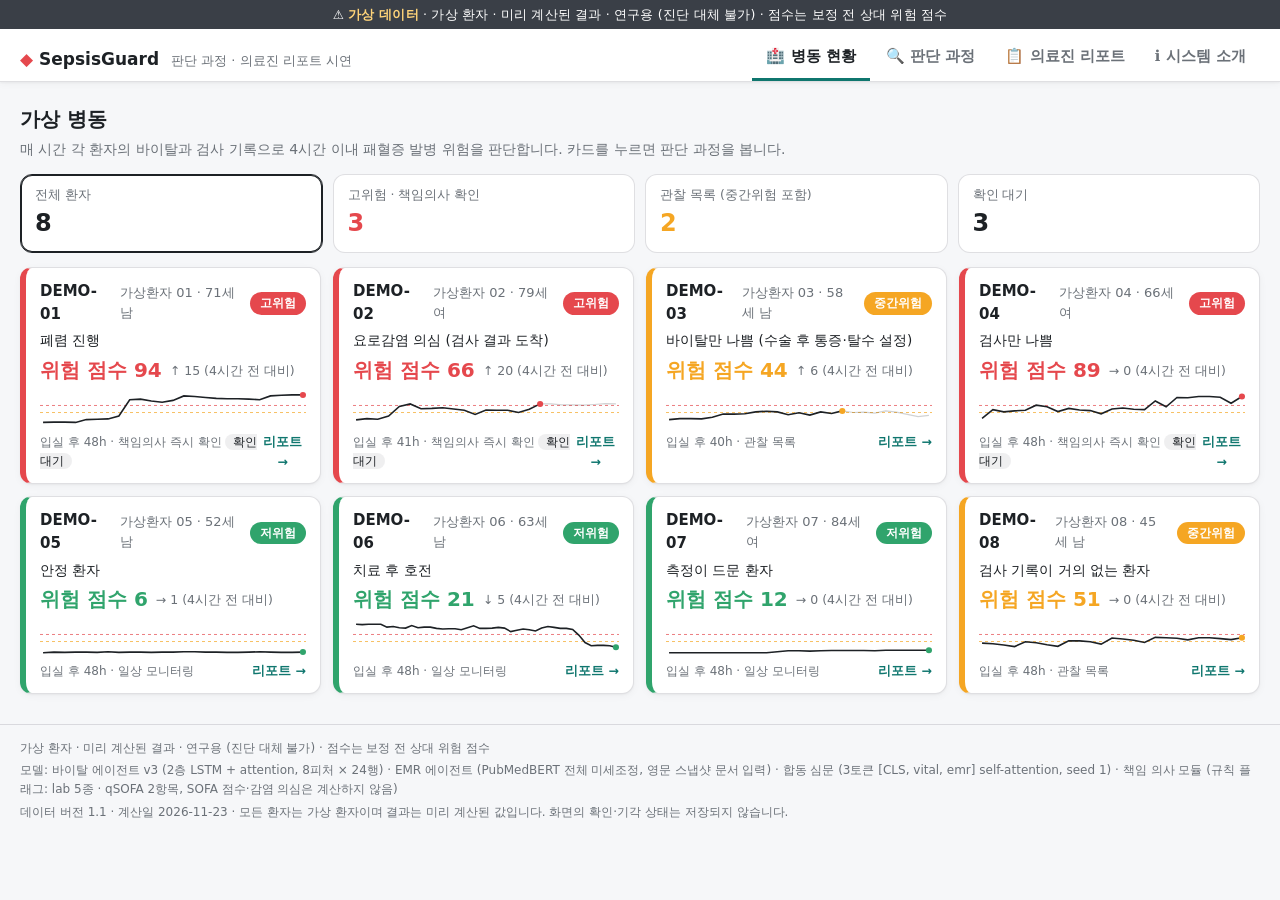
<file: index.html>
<!doctype html>
<html lang="ko">
<head>
<meta charset="utf-8">
<meta name="viewport" content="width=device-width, initial-scale=1">
<title>SepsisGuard 시연 대시보드</title>
<meta name="description" content="SepsisGuard 판단 과정과 의료진 리포트 시연 (가상 환자 · 미리 계산된 결과 · 연구용)">
<link rel="stylesheet" href="assets/css/style.css?v=1">
</head>
<body>
<header class="top" id="top">
  <div class="notice" id="notice" role="note"></div>
  <div class="brand-row">
    <div class="brand"><span class="logo" aria-hidden="true">◆</span> SepsisGuard <span class="sub">판단 과정 · 의료진 리포트 시연</span></div>
    <nav class="tabs" role="tablist" aria-label="화면 선택">
      <button role="tab" data-tab="ward">🏥 병동 현황</button>
      <button role="tab" data-tab="process">🔍 판단 과정</button>
      <button role="tab" data-tab="report">📋 의료진 리포트</button>
      <button role="tab" data-tab="about">ℹ️ 시스템 소개</button>
    </nav>
  </div>
  <div class="ctx" id="ctx">
    <div class="ctx-patients" id="ctxPatients" aria-label="환자 선택"></div>
    <div class="ctx-time">
      <button class="step" id="tPrev" aria-label="한 시간 전">◀</button>
      <input type="range" id="tSlider" aria-label="시점 선택">
      <button class="step" id="tNext" aria-label="한 시간 후">▶</button>
      <div class="t-label" id="tLabel"></div>
    </div>
  </div>
</header>

<main>
  <section id="tab-ward" class="tab" hidden></section>
  <section id="tab-process" class="tab" hidden></section>
  <section id="tab-report" class="tab" hidden></section>
  <section id="tab-about" class="tab" hidden></section>
</main>

<footer class="foot" id="foot"></footer>

<script src="assets/vendor/marked.min.js"></script>
<script src="data/data.js?v=1.6"></script>
<script src="assets/js/app.js?v=4"></script>
</body>
</html>
</file>
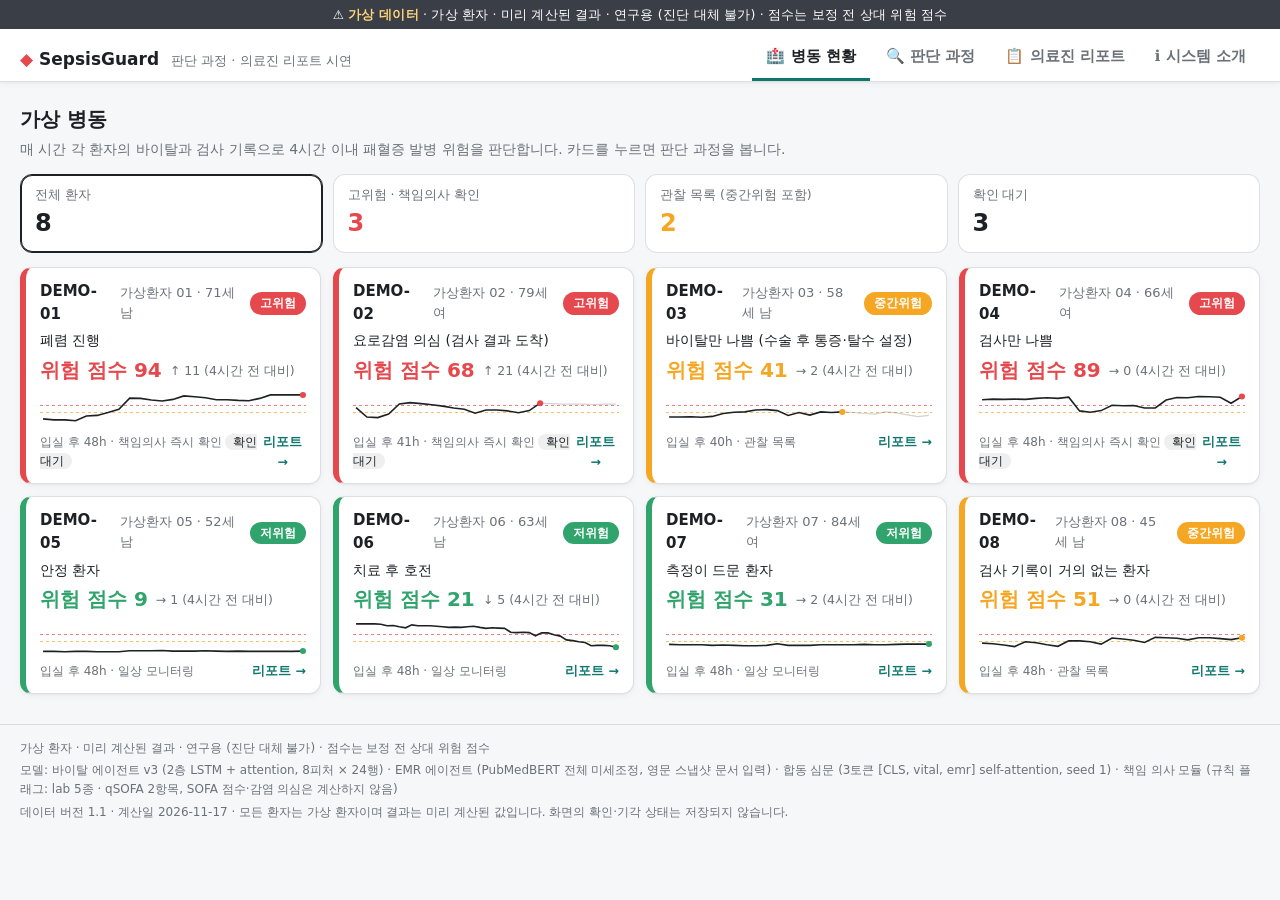
<file: sepsisguard-demo/index.html>
<!doctype html>
<html lang="ko">
<head>
<meta charset="utf-8">
<meta name="viewport" content="width=device-width, initial-scale=1">
<title>SepsisGuard 시연 대시보드</title>
<meta name="description" content="SepsisGuard 판단 과정과 의료진 리포트 시연 (가상 환자 · 미리 계산된 결과 · 연구용)">
<link rel="stylesheet" href="assets/css/style.css?v=1">
</head>
<body>
<header class="top" id="top">
  <div class="notice" id="notice" role="note"></div>
  <div class="brand-row">
    <div class="brand"><span class="logo" aria-hidden="true">◆</span> SepsisGuard <span class="sub">판단 과정 · 의료진 리포트 시연</span></div>
    <nav class="tabs" role="tablist" aria-label="화면 선택">
      <button role="tab" data-tab="ward">🏥 병동 현황</button>
      <button role="tab" data-tab="process">🔍 판단 과정</button>
      <button role="tab" data-tab="report">📋 의료진 리포트</button>
      <button role="tab" data-tab="about">ℹ️ 시스템 소개</button>
    </nav>
  </div>
  <div class="ctx" id="ctx">
    <div class="ctx-patients" id="ctxPatients" aria-label="환자 선택"></div>
    <div class="ctx-time">
      <button class="step" id="tPrev" aria-label="한 시간 전">◀</button>
      <input type="range" id="tSlider" aria-label="시점 선택">
      <button class="step" id="tNext" aria-label="한 시간 후">▶</button>
      <div class="t-label" id="tLabel"></div>
    </div>
  </div>
</header>

<main>
  <section id="tab-ward" class="tab" hidden></section>
  <section id="tab-process" class="tab" hidden></section>
  <section id="tab-report" class="tab" hidden></section>
  <section id="tab-about" class="tab" hidden></section>
</main>

<footer class="foot" id="foot"></footer>

<script src="assets/vendor/marked.min.js"></script>
<script src="data/data.js?v=1.1"></script>
<script src="assets/js/app.js?v=1"></script>
</body>
</html>
</file>
<file: assets/css/style.css>
/* SepsisGuard 정적 시연 대시보드 — 기존 physician_gui.py 의 색상·카드 스타일 이식 */
:root {
  --high: #e5484d; --mod: #f5a623; --low: #30a46c;
  --high-bg: rgba(229,72,77,.10); --mod-bg: rgba(245,166,35,.12); --low-bg: rgba(48,164,108,.10);
  --vital: #6366f1; --emr: #0ea5e9; --lo-mark: #3b82f6;
  --bg: #f6f7f9; --panel: #ffffff; --text: #1d2125; --muted: #6b7178; --faint: #9aa0a6;
  --line: rgba(140,140,150,.28); --soft: rgba(140,140,150,.14); --track: rgba(140,140,150,.2);
  --unknown: #b9bdc3; --unknown-bg: rgba(140,140,150,.16);
  --accent: #0f766e;
  --shadow: 0 1px 2px rgba(0,0,0,.04), 0 2px 8px rgba(0,0,0,.04);
  --font: "Pretendard", "Malgun Gothic", "Apple SD Gothic Neo", "Noto Sans KR", system-ui, -apple-system, "Segoe UI", sans-serif;
  --mono: ui-monospace, "Cascadia Mono", Consolas, "D2Coding", Menlo, monospace;
  color-scheme: light;
}
@media (prefers-color-scheme: dark) {
  :root {
    --bg: #111316; --panel: #1a1d21; --text: #e8eaed; --muted: #a3a8ae; --faint: #80868d;
    --line: rgba(160,165,175,.24); --soft: rgba(160,165,175,.12); --track: rgba(160,165,175,.2);
    --unknown: #5c6168; --unknown-bg: rgba(160,165,175,.10);
    --accent: #2dd4bf;
    --shadow: none;
    color-scheme: dark;
  }
}

* { box-sizing: border-box; }
html { -webkit-text-size-adjust: 100%; }
body { margin: 0; background: var(--bg); color: var(--text); font-family: var(--font); font-size: 15px; line-height: 1.55; }
button { font: inherit; color: inherit; cursor: pointer; }
h2 { font-size: 20px; margin: 0 0 4px; }
h3 { font-size: 16px; margin: 0; }
.muted { color: var(--muted); }
.faint { color: var(--faint); }
.small { font-size: 12.5px; }
.num { font-variant-numeric: tabular-nums; }

/* ── 상단 고정 영역 ── */
.top { position: sticky; top: 0; z-index: 20; background: var(--panel); border-bottom: 1px solid var(--line); box-shadow: var(--shadow); }
.notice { background: #3a3f47; color: #fff; font-size: 12.5px; text-align: center; padding: 5px 12px; letter-spacing: .2px; }
.notice b { color: #ffd479; font-weight: 700; }
.brand-row { display: flex; align-items: center; gap: 16px; padding: 8px 20px 0; flex-wrap: wrap; }
.brand { font-weight: 800; font-size: 17px; white-space: nowrap; }
.brand .logo { color: var(--high); }
.brand .sub { font-weight: 500; font-size: 13px; color: var(--muted); margin-left: 6px; }
.tabs { display: flex; gap: 2px; margin-left: auto; overflow-x: auto; scrollbar-width: none; }
.tabs::-webkit-scrollbar { display: none; }
.tabs button { background: none; border: 0; border-bottom: 3px solid transparent; padding: 8px 14px 9px; font-weight: 600; color: var(--muted); white-space: nowrap; }
.tabs button[aria-selected="true"] { color: var(--text); border-bottom-color: var(--accent); }
.tabs button:hover { color: var(--text); }

.ctx { display: flex; align-items: center; gap: 14px; padding: 8px 20px; border-top: 1px solid var(--soft); flex-wrap: wrap; }
.ctx[hidden] { display: none; }
.ctx-patients { display: flex; gap: 6px; overflow-x: auto; flex: 1 1 420px; min-width: 0; scrollbar-width: thin; padding-bottom: 2px; }
.pchip { flex: 0 0 auto; border: 1px solid var(--line); background: var(--panel); border-radius: 18px; padding: 4px 11px 4px 8px; font-size: 13px; display: inline-flex; align-items: center; gap: 6px; }
.pchip .dot { width: 9px; height: 9px; border-radius: 50%; }
.pchip[aria-pressed="true"] { border-color: var(--text); background: var(--soft); font-weight: 700; }
.ctx-time { display: flex; align-items: center; gap: 8px; flex: 1 1 380px; }
.ctx-time input[type=range] { flex: 1; accent-color: var(--accent); min-width: 120px; height: 28px; }
.step { border: 1px solid var(--line); background: var(--panel); border-radius: 8px; width: 32px; height: 30px; font-size: 12px; }
.t-label { white-space: nowrap; font-size: 13px; min-width: 150px; text-align: right; }
.t-label b { font-size: 16px; }

main { max-width: 1280px; margin: 0 auto; padding: 18px 20px 30px; }
.tab-head { margin: 4px 0 14px; }
.tab-head p { margin: 2px 0 0; color: var(--muted); font-size: 14px; }

/* ── 공통 카드 ── */
.card { background: var(--panel); border: 1px solid var(--line); border-radius: 12px; padding: 16px 18px; margin-bottom: 14px; box-shadow: var(--shadow); min-width: 0; }
.card h4 { margin: 0 0 12px; font-size: 13.5px; letter-spacing: .3px; color: var(--muted); font-weight: 700; }
.pill { display: inline-block; padding: 2px 10px; border-radius: 20px; font-size: 12px; font-weight: 700; color: #fff; white-space: nowrap; }
.pill.HIGH { background: var(--high); } .pill.MODERATE { background: var(--mod); } .pill.LOW { background: var(--low); }
.pill.ghost { background: var(--soft); color: var(--text); }
.pill.conflict { background: #7c3aed; }
.pill.agree { background: #64748b; }
.chip { display: inline-block; padding: 3px 10px; border-radius: 20px; font-size: 12px; font-weight: 600; margin: 3px 6px 3px 0; }
.btn { border: 1px solid var(--line); background: var(--panel); border-radius: 8px; padding: 7px 14px; font-weight: 600; font-size: 14px; }
.btn:hover { background: var(--soft); }
.btn.primary { background: var(--accent); border-color: var(--accent); color: #fff; }
.c-HIGH { color: var(--high); } .c-MODERATE { color: var(--mod); } .c-LOW { color: var(--low); }

/* ── 판정 배너·지표 띠 (기존 디자인) ── */
.banner { padding: 16px 20px; border-radius: 12px; color: #fff; font-weight: 700; font-size: 19px; margin: 2px 0 14px; line-height: 1.4; }
.banner.HIGH { background: var(--high); } .banner.MODERATE { background: var(--mod); } .banner.LOW { background: var(--low); }
.banner .rec { display: block; font-weight: 500; font-size: 14px; opacity: .95; margin-top: 4px; }
.metrics { display: grid; grid-template-columns: repeat(4, minmax(0,1fr)); gap: 10px; margin-bottom: 14px; }
.metric { background: var(--panel); border: 1px solid var(--line); border-radius: 12px; padding: 10px 14px; }
.metric .l { font-size: 12.5px; color: var(--muted); }
.metric .v { font-size: 22px; font-weight: 800; line-height: 1.25; }
.metric .d { font-size: 12px; color: var(--muted); }

/* ── 게이지·의존도 (기존 디자인, 확률 → 점수) ── */
.gauge-num { font-size: 34px; font-weight: 800; line-height: 1; margin-bottom: 10px; }
.gauge-num small { font-size: 15px; font-weight: 600; color: var(--muted); }
.gauge { position: relative; padding-bottom: 20px; }
.gauge-track { height: 14px; border-radius: 7px; background: var(--track); overflow: hidden; }
.gauge-fill { height: 100%; border-radius: 7px; }
.gauge-tick { position: absolute; top: -3px; height: 20px; border-left: 2px dashed var(--muted); }
.gauge-tick span { position: absolute; top: 21px; left: -14px; font-size: 11px; color: var(--muted); white-space: nowrap; }
.dep-split { display: flex; height: 26px; border-radius: 8px; overflow: hidden; font-size: 12.5px; font-weight: 700; color: #fff; }
.dep-split span { display: flex; align-items: center; padding: 0 9px; white-space: nowrap; overflow: hidden; }
.dep-row { display: flex; align-items: center; gap: 10px; margin: 7px 0; font-size: 13px; }
.dep-row .lab { width: 52px; color: var(--muted); }
.dep-bar { flex: 1; height: 11px; border-radius: 6px; background: var(--track); overflow: hidden; }
.dep-bar span { display: block; height: 100%; border-radius: 6px; }
.dep-row .val { width: 44px; text-align: right; font-variant-numeric: tabular-nums; }
.labrow { display: flex; align-items: baseline; gap: 8px; padding: 6px 0; border-bottom: 1px dashed var(--line); font-size: 13.5px; flex-wrap: wrap; }
.labrow:last-child { border-bottom: 0; }
.labrow .nm { font-weight: 700; min-width: 104px; }
.labrow .rf { color: var(--faint); font-size: 12px; }
.labrow .ct { margin-left: auto; font-variant-numeric: tabular-nums; font-size: 12px; color: var(--muted); }

/* ── 추이 그래프 ── */
.chart-wrap { width: 100%; }
.chart-wrap svg { display: block; width: 100%; height: auto; overflow: visible; }
svg text { font-family: var(--font); fill: var(--muted); }
.trend-card { padding-bottom: 8px; }
.legend { display: flex; flex-wrap: wrap; gap: 4px 14px; font-size: 12px; color: var(--muted); margin-top: 6px; }
.legend i { display: inline-block; width: 11px; height: 11px; border-radius: 3px; margin-right: 5px; vertical-align: -1px; }

/* ── 판단 과정: 단계 카드 ── */
.flow { display: grid; grid-template-columns: repeat(2, minmax(0,1fr)); gap: 0 14px; }
.flow .full { grid-column: 1 / -1; }
.stage { position: relative; }
.stage-head { display: flex; align-items: center; gap: 10px; flex-wrap: wrap; margin-bottom: 10px; }
.stage-no { width: 28px; height: 28px; border-radius: 50%; background: var(--text); color: var(--panel); display: inline-flex; align-items: center; justify-content: center; font-weight: 800; font-size: 14px; flex: 0 0 auto; }
.stage-head h3 { font-size: 16px; }
.stage-head .what { color: var(--muted); font-size: 13px; }
.stage-head .right { margin-left: auto; display: flex; gap: 6px; align-items: center; }
.arrow-down { grid-column: 1 / -1; text-align: center; color: var(--faint); font-size: 18px; line-height: 1; margin: -6px 0 8px; }
.stage.vital { border-top: 4px solid var(--vital); }
.stage.emr { border-top: 4px solid var(--emr); }
.stage.joint { border-top: 4px solid #7c3aed; }
.stage.rule { border-top: 4px solid #64748b; }
.explain { background: var(--soft); border-radius: 8px; padding: 9px 12px; font-size: 13.5px; margin-top: 10px; }
.explain b { font-weight: 700; }

.io-legend { display: flex; flex-wrap: wrap; gap: 4px 16px; font-size: 12px; color: var(--muted); margin: 6px 0 2px; }
.io-legend span { display: inline-flex; align-items: center; gap: 5px; }
.io-legend i { width: 12px; height: 12px; border-radius: 50%; display: inline-block; }
.io-sum { display: grid; grid-template-columns: repeat(3, minmax(0,1fr)); gap: 8px; margin-top: 10px; }
.io-sum div { background: var(--soft); border-radius: 8px; padding: 8px 10px; font-size: 13px; }
.io-sum b { font-size: 16px; }
.pending-box { border: 1.5px dashed var(--mod); background: var(--mod-bg); border-radius: 8px; padding: 8px 12px; font-size: 13px; margin-top: 10px; }
.arrived-box { border: 1.5px solid var(--accent); border-radius: 8px; padding: 8px 12px; font-size: 13px; margin-top: 10px; }

.agent-score { display: flex; align-items: baseline; gap: 8px; flex-wrap: wrap; }
.agent-score .n { font-size: 22px; font-weight: 800; }
.vgrid { display: grid; grid-template-columns: repeat(4, minmax(0,1fr)); gap: 8px; }
.vgrid.v6 { grid-template-columns: repeat(3, minmax(0,1fr)); }
.vmini { border: 1px solid var(--line); border-radius: 8px; padding: 5px 7px 3px; min-width: 0; }
.vmini .h { display: flex; justify-content: space-between; font-size: 11.5px; color: var(--muted); gap: 4px; }
.vmini .h b { color: var(--text); font-size: 13px; }
.vmini svg { display: block; width: 100%; height: 46px; }
.att-strip svg { display: block; width: 100%; height: 54px; }

.doc { font-family: var(--mono); font-size: 12px; line-height: 1.6; background: var(--soft); border-radius: 8px; padding: 10px 12px; white-space: pre-wrap; word-break: break-word; max-height: 330px; overflow: auto; margin: 0; }
.doc .sec { font-weight: 700; color: var(--text); }
.doc .hi { background: var(--high-bg); color: var(--high); font-weight: 700; }
.doc .lo { background: rgba(59,130,246,.12); color: var(--lo-mark); font-weight: 700; }
.doc .img { background: rgba(14,165,233,.12); }
.doc .none { color: var(--faint); }
.sect-row { display: grid; grid-template-columns: 52px 1fr 170px; gap: 10px; align-items: center; font-size: 13px; margin: 6px 0; }
.sect-row .bar { height: 12px; border-radius: 6px; background: var(--track); overflow: hidden; }
.sect-row .bar span { display: block; height: 100%; border-radius: 6px; }
.sect-row.drive .nm { font-weight: 800; }
.sect-row.drive .txt { font-weight: 700; color: var(--high); }
.sect-row.minor { opacity: .6; font-size: 12px; }
.sect-row.minor .bar { height: 7px; }

.joint-grid { display: grid; grid-template-columns: 1fr 40px 1fr 40px 1.1fr; align-items: center; gap: 4px; }
.agent-box { border: 1px solid var(--line); border-radius: 10px; padding: 10px 12px; }
.agent-box.vital { border-left: 4px solid var(--vital); }
.agent-box.emr { border-left: 4px solid var(--emr); }
.agent-box .l { font-size: 12px; color: var(--muted); }
.agent-box .t { font-size: 16px; font-weight: 800; margin: 2px 0; }
.agent-box .s { font-size: 12px; color: var(--muted); }
.merge { text-align: center; color: var(--faint); font-size: 20px; }
.fused-box { border: 2px solid #7c3aed; border-radius: 10px; padding: 10px 12px; text-align: center; }
.fused-box .t { font-size: 22px; font-weight: 800; }

.rule-list { list-style: none; padding: 0; margin: 0; }
.rule-list li { display: flex; gap: 8px; align-items: baseline; padding: 4px 0; font-size: 13.5px; border-bottom: 1px dashed var(--line); }
.rule-list li:last-child { border-bottom: 0; }
.rule-list .ok { color: var(--high); font-weight: 800; }
.rule-list .no { color: var(--faint); }

.verdict-card { display: flex; align-items: center; gap: 16px; flex-wrap: wrap; }
.verdict-card .big { font-size: 26px; font-weight: 800; }

/* ── 리포트 탭 ── */
.report-grid { display: grid; grid-template-columns: minmax(0, 5fr) minmax(0, 6fr); gap: 14px; align-items: start; }
.report-pane { background: var(--panel); border: 1px solid var(--line); border-radius: 12px; padding: 6px 22px 14px; box-shadow: var(--shadow); }
.report-pane h2 { font-size: 20px; margin: 14px 0 6px; }
.report-pane h3 { font-size: 15.5px; margin: 16px 0 4px; padding-top: 10px; border-top: 1px solid var(--soft); }
.report-pane ul { padding-left: 20px; margin: 4px 0; }
.report-pane li { margin: 2px 0; font-size: 14px; }
.report-pane blockquote { margin: 14px 0 4px; padding: 8px 12px; border-left: 3px solid var(--faint); background: var(--soft); color: var(--muted); font-size: 13px; border-radius: 0 6px 6px 0; }
.report-pane blockquote p { margin: 0; }
.report-pane .report-label { font-size: 12px; color: var(--muted); margin-top: 10px; }
.actions { display: flex; flex-wrap: wrap; gap: 8px; align-items: center; }
.actions .btn[aria-pressed="true"] { background: var(--text); color: var(--panel); border-color: var(--text); }
.ack-note { font-size: 13px; color: var(--muted); }
details.doc-details summary { cursor: pointer; font-weight: 700; font-size: 14px; }
details.doc-details[open] summary { margin-bottom: 10px; }

/* ── 병동 현황 ── */
.summary { display: grid; grid-template-columns: repeat(4, minmax(0,1fr)); gap: 10px; margin-bottom: 14px; }
.summary button { text-align: left; background: var(--panel); border: 1px solid var(--line); border-radius: 12px; padding: 10px 14px; }
.summary button[aria-pressed="true"] { border-color: var(--text); box-shadow: inset 0 0 0 1px var(--text); }
.summary .l { font-size: 12.5px; color: var(--muted); display: block; }
.summary .v { font-size: 24px; font-weight: 800; }
.ward { display: grid; grid-template-columns: repeat(auto-fill, minmax(270px, 1fr)); gap: 12px; }
.pcard { background: var(--panel); border: 1px solid var(--line); border-left: 6px solid var(--line); border-radius: 12px; padding: 12px 14px; cursor: pointer; text-align: left; display: flex; flex-direction: column; gap: 4px; box-shadow: var(--shadow); }
.pcard:hover { border-color: var(--text); }
.pcard.HIGH { border-left-color: var(--high); } .pcard.MODERATE { border-left-color: var(--mod); } .pcard.LOW { border-left-color: var(--low); }
.pcard .row { display: flex; align-items: center; gap: 8px; }
.pcard .id { font-weight: 800; }
.pcard .who { color: var(--muted); font-size: 13px; }
.pcard .scn { font-size: 13.5px; }
.pcard .score { font-size: 20px; font-weight: 800; }
.pcard .delta { font-size: 12.5px; color: var(--muted); }
.pcard .spark { width: 100%; height: 38px; display: block; }
.pcard .foot-row { display: flex; justify-content: space-between; align-items: center; font-size: 12px; color: var(--muted); }
.pcard .link { font-size: 12.5px; font-weight: 600; color: var(--accent); background: none; border: 0; padding: 0; }
.status-tag { font-size: 11.5px; padding: 1px 8px; border-radius: 10px; background: var(--soft); color: var(--text); }

/* ── 시스템 소개 ── */
.arch { display: grid; grid-template-columns: minmax(0,.8fr) 20px minmax(0,1.2fr) 20px minmax(0,1fr) 20px minmax(0,1.1fr) 20px minmax(0,.8fr); align-items: stretch; gap: 6px; }
.arch .ar { text-align: center; }
.arch .col { display: flex; flex-direction: column; gap: 8px; justify-content: center; }
.arch .box { border: 1px solid var(--line); border-radius: 10px; padding: 10px 12px; background: var(--panel); min-width: 0; }
.arch .box b { display: block; font-size: 14px; }
.arch .box span { font-size: 12px; color: var(--muted); }
.arch .box.vital { border-left: 4px solid var(--vital); } .arch .box.emr { border-left: 4px solid var(--emr); }
.arch .box.joint { border-left: 4px solid #7c3aed; } .arch .box.rule { border-left: 4px solid #64748b; }
.arch .box.out { border-left: 4px solid var(--accent); }
.arch .ar { align-self: center; color: var(--faint); font-size: 20px; }
.how { padding-left: 20px; margin: 0; } .how li { margin: 4px 0; }
.tier-table { width: 100%; border-collapse: collapse; font-size: 14px; }
.tier-table th, .tier-table td { text-align: left; padding: 8px 6px; border-bottom: 1px solid var(--line); vertical-align: top; }
.tier-table th { font-size: 12.5px; color: var(--muted); font-weight: 700; }
.about-grid { display: grid; grid-template-columns: repeat(2, minmax(0,1fr)); gap: 14px; }

.foot { max-width: 1280px; margin: 0 auto; padding: 14px 20px 30px; font-size: 12px; color: var(--muted); border-top: 1px solid var(--line); }

/* ── 반응형 ── */
@media (max-width: 1000px) {
  .report-grid { grid-template-columns: 1fr; }
  .joint-grid { grid-template-columns: 1fr 1fr; }
  .joint-grid .merge { display: none; }
  .joint-grid .fused-box { grid-column: 1 / -1; }
}
@media (max-width: 860px) {
  .flow { grid-template-columns: 1fr; }
  .about-grid { grid-template-columns: 1fr; }
  .metrics, .summary { grid-template-columns: repeat(2, minmax(0,1fr)); }
  .vgrid { grid-template-columns: repeat(2, minmax(0,1fr)); }
  .arch { display: flex; flex-direction: column; } .arch .ar { transform: rotate(90deg); }
}
@media (max-width: 600px) {
  body { font-size: 14px; }
  /* 휴대폰: 고지 배지와 환자·시점 막대만 상단에 고정, 탭 줄은 스크롤과 함께 이동 */
  .top { display: contents; }
  .notice { position: sticky; top: 0; z-index: 30; font-size: 11.5px; padding: 4px 10px; }
  .brand-row { padding: 8px 16px 0; background: var(--panel); }
  .brand .sub { display: none; }
  .tabs { margin-left: 0; width: 100%; }
  .tabs button { padding: 8px 9px 9px; font-size: 13.5px; }
  .ctx { position: sticky; top: var(--notice-h, 40px); z-index: 20; background: var(--panel); padding: 8px 16px; gap: 8px; border-bottom: 1px solid var(--line); }
  .ctx-patients, .ctx-time { flex-basis: 100%; }
  .ctx-time { flex-wrap: wrap; row-gap: 4px; }
  .t-label { min-width: 0; flex-basis: 100%; text-align: left; white-space: normal; }
  .vgrid.v6 { grid-template-columns: repeat(2, minmax(0,1fr)); }
  main { padding: 14px 16px 24px; }
  .card { padding: 13px 13px; }
  .banner { font-size: 16.5px; padding: 13px 14px; }
  .metric .v { font-size: 19px; }
  .io-sum { grid-template-columns: 1fr; }
  .sect-row { grid-template-columns: 48px 1fr; }
  .sect-row .txt { grid-column: 1 / -1; }
  .report-pane { padding: 4px 14px 12px; }
  .foot { padding: 14px 16px 24px; }
}
</file>
<file: sepsisguard-demo/assets/css/style.css>
/* SepsisGuard 정적 시연 대시보드 — 기존 physician_gui.py 의 색상·카드 스타일 이식 */
:root {
  --high: #e5484d; --mod: #f5a623; --low: #30a46c;
  --high-bg: rgba(229,72,77,.10); --mod-bg: rgba(245,166,35,.12); --low-bg: rgba(48,164,108,.10);
  --vital: #6366f1; --emr: #0ea5e9; --lo-mark: #3b82f6;
  --bg: #f6f7f9; --panel: #ffffff; --text: #1d2125; --muted: #6b7178; --faint: #9aa0a6;
  --line: rgba(140,140,150,.28); --soft: rgba(140,140,150,.14); --track: rgba(140,140,150,.2);
  --unknown: #b9bdc3; --unknown-bg: rgba(140,140,150,.16);
  --accent: #0f766e;
  --shadow: 0 1px 2px rgba(0,0,0,.04), 0 2px 8px rgba(0,0,0,.04);
  --font: "Pretendard", "Malgun Gothic", "Apple SD Gothic Neo", "Noto Sans KR", system-ui, -apple-system, "Segoe UI", sans-serif;
  --mono: ui-monospace, "Cascadia Mono", Consolas, "D2Coding", Menlo, monospace;
  color-scheme: light;
}
@media (prefers-color-scheme: dark) {
  :root {
    --bg: #111316; --panel: #1a1d21; --text: #e8eaed; --muted: #a3a8ae; --faint: #80868d;
    --line: rgba(160,165,175,.24); --soft: rgba(160,165,175,.12); --track: rgba(160,165,175,.2);
    --unknown: #5c6168; --unknown-bg: rgba(160,165,175,.10);
    --accent: #2dd4bf;
    --shadow: none;
    color-scheme: dark;
  }
}

* { box-sizing: border-box; }
html { -webkit-text-size-adjust: 100%; }
body { margin: 0; background: var(--bg); color: var(--text); font-family: var(--font); font-size: 15px; line-height: 1.55; }
button { font: inherit; color: inherit; cursor: pointer; }
h2 { font-size: 20px; margin: 0 0 4px; }
h3 { font-size: 16px; margin: 0; }
.muted { color: var(--muted); }
.faint { color: var(--faint); }
.small { font-size: 12.5px; }
.num { font-variant-numeric: tabular-nums; }

/* ── 상단 고정 영역 ── */
.top { position: sticky; top: 0; z-index: 20; background: var(--panel); border-bottom: 1px solid var(--line); box-shadow: var(--shadow); }
.notice { background: #3a3f47; color: #fff; font-size: 12.5px; text-align: center; padding: 5px 12px; letter-spacing: .2px; }
.notice b { color: #ffd479; font-weight: 700; }
.brand-row { display: flex; align-items: center; gap: 16px; padding: 8px 20px 0; flex-wrap: wrap; }
.brand { font-weight: 800; font-size: 17px; white-space: nowrap; }
.brand .logo { color: var(--high); }
.brand .sub { font-weight: 500; font-size: 13px; color: var(--muted); margin-left: 6px; }
.tabs { display: flex; gap: 2px; margin-left: auto; overflow-x: auto; scrollbar-width: none; }
.tabs::-webkit-scrollbar { display: none; }
.tabs button { background: none; border: 0; border-bottom: 3px solid transparent; padding: 8px 14px 9px; font-weight: 600; color: var(--muted); white-space: nowrap; }
.tabs button[aria-selected="true"] { color: var(--text); border-bottom-color: var(--accent); }
.tabs button:hover { color: var(--text); }

.ctx { display: flex; align-items: center; gap: 14px; padding: 8px 20px; border-top: 1px solid var(--soft); flex-wrap: wrap; }
.ctx[hidden] { display: none; }
.ctx-patients { display: flex; gap: 6px; overflow-x: auto; flex: 1 1 420px; min-width: 0; scrollbar-width: thin; padding-bottom: 2px; }
.pchip { flex: 0 0 auto; border: 1px solid var(--line); background: var(--panel); border-radius: 18px; padding: 4px 11px 4px 8px; font-size: 13px; display: inline-flex; align-items: center; gap: 6px; }
.pchip .dot { width: 9px; height: 9px; border-radius: 50%; }
.pchip[aria-pressed="true"] { border-color: var(--text); background: var(--soft); font-weight: 700; }
.ctx-time { display: flex; align-items: center; gap: 8px; flex: 1 1 380px; }
.ctx-time input[type=range] { flex: 1; accent-color: var(--accent); min-width: 120px; height: 28px; }
.step { border: 1px solid var(--line); background: var(--panel); border-radius: 8px; width: 32px; height: 30px; font-size: 12px; }
.t-label { white-space: nowrap; font-size: 13px; min-width: 150px; text-align: right; }
.t-label b { font-size: 16px; }

main { max-width: 1280px; margin: 0 auto; padding: 18px 20px 30px; }
.tab-head { margin: 4px 0 14px; }
.tab-head p { margin: 2px 0 0; color: var(--muted); font-size: 14px; }

/* ── 공통 카드 ── */
.card { background: var(--panel); border: 1px solid var(--line); border-radius: 12px; padding: 16px 18px; margin-bottom: 14px; box-shadow: var(--shadow); min-width: 0; }
.card h4 { margin: 0 0 12px; font-size: 13.5px; letter-spacing: .3px; color: var(--muted); font-weight: 700; }
.pill { display: inline-block; padding: 2px 10px; border-radius: 20px; font-size: 12px; font-weight: 700; color: #fff; white-space: nowrap; }
.pill.HIGH { background: var(--high); } .pill.MODERATE { background: var(--mod); } .pill.LOW { background: var(--low); }
.pill.ghost { background: var(--soft); color: var(--text); }
.pill.conflict { background: #7c3aed; }
.pill.agree { background: #64748b; }
.chip { display: inline-block; padding: 3px 10px; border-radius: 20px; font-size: 12px; font-weight: 600; margin: 3px 6px 3px 0; }
.btn { border: 1px solid var(--line); background: var(--panel); border-radius: 8px; padding: 7px 14px; font-weight: 600; font-size: 14px; }
.btn:hover { background: var(--soft); }
.btn.primary { background: var(--accent); border-color: var(--accent); color: #fff; }
.c-HIGH { color: var(--high); } .c-MODERATE { color: var(--mod); } .c-LOW { color: var(--low); }

/* ── 판정 배너·지표 띠 (기존 디자인) ── */
.banner { padding: 16px 20px; border-radius: 12px; color: #fff; font-weight: 700; font-size: 19px; margin: 2px 0 14px; line-height: 1.4; }
.banner.HIGH { background: var(--high); } .banner.MODERATE { background: var(--mod); } .banner.LOW { background: var(--low); }
.banner .rec { display: block; font-weight: 500; font-size: 14px; opacity: .95; margin-top: 4px; }
.metrics { display: grid; grid-template-columns: repeat(4, minmax(0,1fr)); gap: 10px; margin-bottom: 14px; }
.metric { background: var(--panel); border: 1px solid var(--line); border-radius: 12px; padding: 10px 14px; }
.metric .l { font-size: 12.5px; color: var(--muted); }
.metric .v { font-size: 22px; font-weight: 800; line-height: 1.25; }
.metric .d { font-size: 12px; color: var(--muted); }

/* ── 게이지·의존도 (기존 디자인, 확률 → 점수) ── */
.gauge-num { font-size: 34px; font-weight: 800; line-height: 1; margin-bottom: 10px; }
.gauge-num small { font-size: 15px; font-weight: 600; color: var(--muted); }
.gauge { position: relative; padding-bottom: 20px; }
.gauge-track { height: 14px; border-radius: 7px; background: var(--track); overflow: hidden; }
.gauge-fill { height: 100%; border-radius: 7px; }
.gauge-tick { position: absolute; top: -3px; height: 20px; border-left: 2px dashed var(--muted); }
.gauge-tick span { position: absolute; top: 21px; left: -14px; font-size: 11px; color: var(--muted); white-space: nowrap; }
.dep-split { display: flex; height: 26px; border-radius: 8px; overflow: hidden; font-size: 12.5px; font-weight: 700; color: #fff; }
.dep-split span { display: flex; align-items: center; padding: 0 9px; white-space: nowrap; overflow: hidden; }
.dep-row { display: flex; align-items: center; gap: 10px; margin: 7px 0; font-size: 13px; }
.dep-row .lab { width: 52px; color: var(--muted); }
.dep-bar { flex: 1; height: 11px; border-radius: 6px; background: var(--track); overflow: hidden; }
.dep-bar span { display: block; height: 100%; border-radius: 6px; }
.dep-row .val { width: 44px; text-align: right; font-variant-numeric: tabular-nums; }
.labrow { display: flex; align-items: baseline; gap: 8px; padding: 6px 0; border-bottom: 1px dashed var(--line); font-size: 13.5px; flex-wrap: wrap; }
.labrow:last-child { border-bottom: 0; }
.labrow .nm { font-weight: 700; min-width: 104px; }
.labrow .rf { color: var(--faint); font-size: 12px; }
.labrow .ct { margin-left: auto; font-variant-numeric: tabular-nums; font-size: 12px; color: var(--muted); }

/* ── 추이 그래프 ── */
.chart-wrap { width: 100%; }
.chart-wrap svg { display: block; width: 100%; height: auto; overflow: visible; }
svg text { font-family: var(--font); fill: var(--muted); }
.trend-card { padding-bottom: 8px; }
.legend { display: flex; flex-wrap: wrap; gap: 4px 14px; font-size: 12px; color: var(--muted); margin-top: 6px; }
.legend i { display: inline-block; width: 11px; height: 11px; border-radius: 3px; margin-right: 5px; vertical-align: -1px; }

/* ── 판단 과정: 단계 카드 ── */
.flow { display: grid; grid-template-columns: repeat(2, minmax(0,1fr)); gap: 0 14px; }
.flow .full { grid-column: 1 / -1; }
.stage { position: relative; }
.stage-head { display: flex; align-items: center; gap: 10px; flex-wrap: wrap; margin-bottom: 10px; }
.stage-no { width: 28px; height: 28px; border-radius: 50%; background: var(--text); color: var(--panel); display: inline-flex; align-items: center; justify-content: center; font-weight: 800; font-size: 14px; flex: 0 0 auto; }
.stage-head h3 { font-size: 16px; }
.stage-head .what { color: var(--muted); font-size: 13px; }
.stage-head .right { margin-left: auto; display: flex; gap: 6px; align-items: center; }
.arrow-down { grid-column: 1 / -1; text-align: center; color: var(--faint); font-size: 18px; line-height: 1; margin: -6px 0 8px; }
.stage.vital { border-top: 4px solid var(--vital); }
.stage.emr { border-top: 4px solid var(--emr); }
.stage.joint { border-top: 4px solid #7c3aed; }
.stage.rule { border-top: 4px solid #64748b; }
.explain { background: var(--soft); border-radius: 8px; padding: 9px 12px; font-size: 13.5px; margin-top: 10px; }
.explain b { font-weight: 700; }

.io-legend { display: flex; flex-wrap: wrap; gap: 4px 16px; font-size: 12px; color: var(--muted); margin: 6px 0 2px; }
.io-legend span { display: inline-flex; align-items: center; gap: 5px; }
.io-legend i { width: 12px; height: 12px; border-radius: 50%; display: inline-block; }
.io-sum { display: grid; grid-template-columns: repeat(3, minmax(0,1fr)); gap: 8px; margin-top: 10px; }
.io-sum div { background: var(--soft); border-radius: 8px; padding: 8px 10px; font-size: 13px; }
.io-sum b { font-size: 16px; }
.pending-box { border: 1.5px dashed var(--mod); background: var(--mod-bg); border-radius: 8px; padding: 8px 12px; font-size: 13px; margin-top: 10px; }
.arrived-box { border: 1.5px solid var(--accent); border-radius: 8px; padding: 8px 12px; font-size: 13px; margin-top: 10px; }

.agent-score { display: flex; align-items: baseline; gap: 8px; flex-wrap: wrap; }
.agent-score .n { font-size: 22px; font-weight: 800; }
.vgrid { display: grid; grid-template-columns: repeat(4, minmax(0,1fr)); gap: 8px; }
.vgrid.v6 { grid-template-columns: repeat(3, minmax(0,1fr)); }
.vmini { border: 1px solid var(--line); border-radius: 8px; padding: 5px 7px 3px; min-width: 0; }
.vmini .h { display: flex; justify-content: space-between; font-size: 11.5px; color: var(--muted); gap: 4px; }
.vmini .h b { color: var(--text); font-size: 13px; }
.vmini svg { display: block; width: 100%; height: 46px; }
.att-strip svg { display: block; width: 100%; height: 54px; }

.doc { font-family: var(--mono); font-size: 12px; line-height: 1.6; background: var(--soft); border-radius: 8px; padding: 10px 12px; white-space: pre-wrap; word-break: break-word; max-height: 330px; overflow: auto; margin: 0; }
.doc .sec { font-weight: 700; color: var(--text); }
.doc .hi { background: var(--high-bg); color: var(--high); font-weight: 700; }
.doc .lo { background: rgba(59,130,246,.12); color: var(--lo-mark); font-weight: 700; }
.doc .img { background: rgba(14,165,233,.12); }
.doc .none { color: var(--faint); }
.sect-row { display: grid; grid-template-columns: 52px 1fr 170px; gap: 10px; align-items: center; font-size: 13px; margin: 6px 0; }
.sect-row .bar { height: 12px; border-radius: 6px; background: var(--track); overflow: hidden; }
.sect-row .bar span { display: block; height: 100%; border-radius: 6px; }
.sect-row.drive .nm { font-weight: 800; }
.sect-row.drive .txt { font-weight: 700; color: var(--high); }
.sect-row.minor { opacity: .6; font-size: 12px; }
.sect-row.minor .bar { height: 7px; }

.joint-grid { display: grid; grid-template-columns: 1fr 40px 1fr 40px 1.1fr; align-items: center; gap: 4px; }
.agent-box { border: 1px solid var(--line); border-radius: 10px; padding: 10px 12px; }
.agent-box.vital { border-left: 4px solid var(--vital); }
.agent-box.emr { border-left: 4px solid var(--emr); }
.agent-box .l { font-size: 12px; color: var(--muted); }
.agent-box .t { font-size: 16px; font-weight: 800; margin: 2px 0; }
.agent-box .s { font-size: 12px; color: var(--muted); }
.merge { text-align: center; color: var(--faint); font-size: 20px; }
.fused-box { border: 2px solid #7c3aed; border-radius: 10px; padding: 10px 12px; text-align: center; }
.fused-box .t { font-size: 22px; font-weight: 800; }

.rule-list { list-style: none; padding: 0; margin: 0; }
.rule-list li { display: flex; gap: 8px; align-items: baseline; padding: 4px 0; font-size: 13.5px; border-bottom: 1px dashed var(--line); }
.rule-list li:last-child { border-bottom: 0; }
.rule-list .ok { color: var(--high); font-weight: 800; }
.rule-list .no { color: var(--faint); }

.verdict-card { display: flex; align-items: center; gap: 16px; flex-wrap: wrap; }
.verdict-card .big { font-size: 26px; font-weight: 800; }

/* ── 리포트 탭 ── */
.report-grid { display: grid; grid-template-columns: minmax(0, 5fr) minmax(0, 6fr); gap: 14px; align-items: start; }
.report-pane { background: var(--panel); border: 1px solid var(--line); border-radius: 12px; padding: 6px 22px 14px; box-shadow: var(--shadow); }
.report-pane h2 { font-size: 20px; margin: 14px 0 6px; }
.report-pane h3 { font-size: 15.5px; margin: 16px 0 4px; padding-top: 10px; border-top: 1px solid var(--soft); }
.report-pane ul { padding-left: 20px; margin: 4px 0; }
.report-pane li { margin: 2px 0; font-size: 14px; }
.report-pane blockquote { margin: 14px 0 4px; padding: 8px 12px; border-left: 3px solid var(--faint); background: var(--soft); color: var(--muted); font-size: 13px; border-radius: 0 6px 6px 0; }
.report-pane blockquote p { margin: 0; }
.report-pane .report-label { font-size: 12px; color: var(--muted); margin-top: 10px; }
.actions { display: flex; flex-wrap: wrap; gap: 8px; align-items: center; }
.actions .btn[aria-pressed="true"] { background: var(--text); color: var(--panel); border-color: var(--text); }
.ack-note { font-size: 13px; color: var(--muted); }
details.doc-details summary { cursor: pointer; font-weight: 700; font-size: 14px; }
details.doc-details[open] summary { margin-bottom: 10px; }

/* ── 병동 현황 ── */
.summary { display: grid; grid-template-columns: repeat(4, minmax(0,1fr)); gap: 10px; margin-bottom: 14px; }
.summary button { text-align: left; background: var(--panel); border: 1px solid var(--line); border-radius: 12px; padding: 10px 14px; }
.summary button[aria-pressed="true"] { border-color: var(--text); box-shadow: inset 0 0 0 1px var(--text); }
.summary .l { font-size: 12.5px; color: var(--muted); display: block; }
.summary .v { font-size: 24px; font-weight: 800; }
.ward { display: grid; grid-template-columns: repeat(auto-fill, minmax(270px, 1fr)); gap: 12px; }
.pcard { background: var(--panel); border: 1px solid var(--line); border-left: 6px solid var(--line); border-radius: 12px; padding: 12px 14px; cursor: pointer; text-align: left; display: flex; flex-direction: column; gap: 4px; box-shadow: var(--shadow); }
.pcard:hover { border-color: var(--text); }
.pcard.HIGH { border-left-color: var(--high); } .pcard.MODERATE { border-left-color: var(--mod); } .pcard.LOW { border-left-color: var(--low); }
.pcard .row { display: flex; align-items: center; gap: 8px; }
.pcard .id { font-weight: 800; }
.pcard .who { color: var(--muted); font-size: 13px; }
.pcard .scn { font-size: 13.5px; }
.pcard .score { font-size: 20px; font-weight: 800; }
.pcard .delta { font-size: 12.5px; color: var(--muted); }
.pcard .spark { width: 100%; height: 38px; display: block; }
.pcard .foot-row { display: flex; justify-content: space-between; align-items: center; font-size: 12px; color: var(--muted); }
.pcard .link { font-size: 12.5px; font-weight: 600; color: var(--accent); background: none; border: 0; padding: 0; }
.status-tag { font-size: 11.5px; padding: 1px 8px; border-radius: 10px; background: var(--soft); color: var(--text); }

/* ── 시스템 소개 ── */
.arch { display: grid; grid-template-columns: minmax(0,.8fr) 20px minmax(0,1.2fr) 20px minmax(0,1fr) 20px minmax(0,1.1fr) 20px minmax(0,.8fr); align-items: stretch; gap: 6px; }
.arch .ar { text-align: center; }
.arch .col { display: flex; flex-direction: column; gap: 8px; justify-content: center; }
.arch .box { border: 1px solid var(--line); border-radius: 10px; padding: 10px 12px; background: var(--panel); min-width: 0; }
.arch .box b { display: block; font-size: 14px; }
.arch .box span { font-size: 12px; color: var(--muted); }
.arch .box.vital { border-left: 4px solid var(--vital); } .arch .box.emr { border-left: 4px solid var(--emr); }
.arch .box.joint { border-left: 4px solid #7c3aed; } .arch .box.rule { border-left: 4px solid #64748b; }
.arch .box.out { border-left: 4px solid var(--accent); }
.arch .ar { align-self: center; color: var(--faint); font-size: 20px; }
.how { padding-left: 20px; margin: 0; } .how li { margin: 4px 0; }
.tier-table { width: 100%; border-collapse: collapse; font-size: 14px; }
.tier-table th, .tier-table td { text-align: left; padding: 8px 6px; border-bottom: 1px solid var(--line); vertical-align: top; }
.tier-table th { font-size: 12.5px; color: var(--muted); font-weight: 700; }
.about-grid { display: grid; grid-template-columns: repeat(2, minmax(0,1fr)); gap: 14px; }

.foot { max-width: 1280px; margin: 0 auto; padding: 14px 20px 30px; font-size: 12px; color: var(--muted); border-top: 1px solid var(--line); }

/* ── 반응형 ── */
@media (max-width: 1000px) {
  .report-grid { grid-template-columns: 1fr; }
  .joint-grid { grid-template-columns: 1fr 1fr; }
  .joint-grid .merge { display: none; }
  .joint-grid .fused-box { grid-column: 1 / -1; }
}
@media (max-width: 860px) {
  .flow { grid-template-columns: 1fr; }
  .about-grid { grid-template-columns: 1fr; }
  .metrics, .summary { grid-template-columns: repeat(2, minmax(0,1fr)); }
  .vgrid { grid-template-columns: repeat(2, minmax(0,1fr)); }
  .arch { display: flex; flex-direction: column; } .arch .ar { transform: rotate(90deg); }
}
@media (max-width: 600px) {
  body { font-size: 14px; }
  /* 휴대폰: 고지 배지와 환자·시점 막대만 상단에 고정, 탭 줄은 스크롤과 함께 이동 */
  .top { display: contents; }
  .notice { position: sticky; top: 0; z-index: 30; font-size: 11.5px; padding: 4px 10px; }
  .brand-row { padding: 8px 16px 0; background: var(--panel); }
  .brand .sub { display: none; }
  .tabs { margin-left: 0; width: 100%; }
  .tabs button { padding: 8px 9px 9px; font-size: 13.5px; }
  .ctx { position: sticky; top: var(--notice-h, 40px); z-index: 20; background: var(--panel); padding: 8px 16px; gap: 8px; border-bottom: 1px solid var(--line); }
  .ctx-patients, .ctx-time { flex-basis: 100%; }
  .ctx-time { flex-wrap: wrap; row-gap: 4px; }
  .t-label { min-width: 0; flex-basis: 100%; text-align: left; white-space: normal; }
  .vgrid.v6 { grid-template-columns: repeat(2, minmax(0,1fr)); }
  main { padding: 14px 16px 24px; }
  .card { padding: 13px 13px; }
  .banner { font-size: 16.5px; padding: 13px 14px; }
  .metric .v { font-size: 19px; }
  .io-sum { grid-template-columns: 1fr; }
  .sect-row { grid-template-columns: 48px 1fr; }
  .sect-row .txt { grid-column: 1 / -1; }
  .report-pane { padding: 4px 14px 12px; }
  .foot { padding: 14px 16px 24px; }
}
</file>
